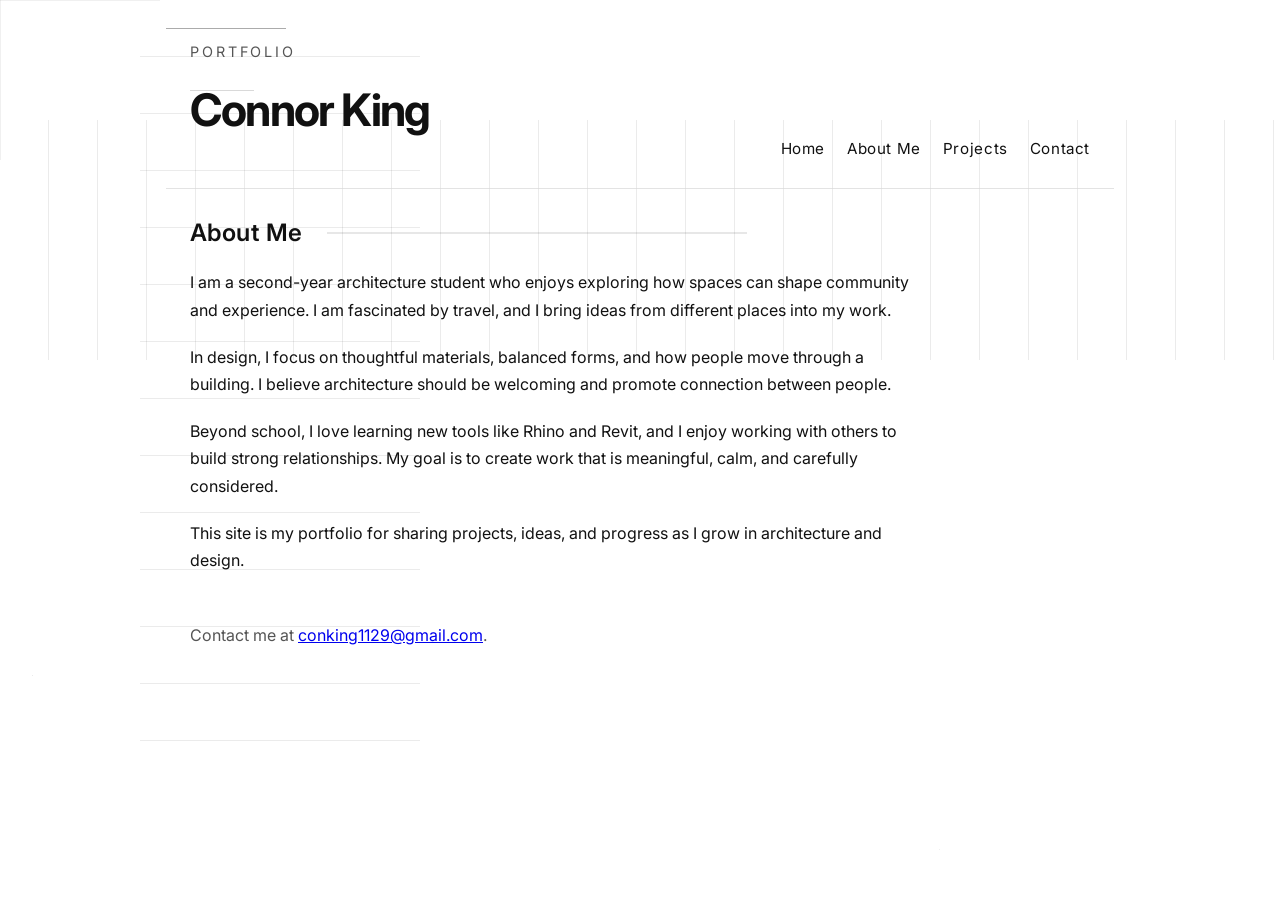
<file: about.html>
<!DOCTYPE html>
<html lang="en">
<head>
  <meta charset="UTF-8">
  <meta name="viewport" content="width=device-width, initial-scale=1.0">
  <title>About Connor King</title>
  <link rel="stylesheet" href="style.css">
</head>
<body>
  <header class="site-header" id="top">
    <div class="site-brand">
      <p class="eyebrow">Portfolio</p>
      <h1>Connor King</h1>
    </div>
    <nav class="site-nav">
      <a href="index.html">Home</a>
      <a href="about.html" class="button-link">About Me</a>
      <a href="index.html#projects">Projects</a>
      <a href="index.html#contact">Contact</a>
    </nav>
  </header>

  <main>
    <section class="section">
      <h2>About Me</h2>
      <p>I am a second-year architecture student who enjoys exploring how spaces can shape community and experience. I am fascinated by travel, and I bring ideas from different places into my work.</p>
      <p>In design, I focus on thoughtful materials, balanced forms, and how people move through a building. I believe architecture should be welcoming and promote connection between people.</p>
      <p>Beyond school, I love learning new tools like Rhino and Revit, and I enjoy working with others to build strong relationships. My goal is to create work that is meaningful, calm, and carefully considered.</p>
      <p>This site is my portfolio for sharing projects, ideas, and progress as I grow in architecture and design.</p>
    </section>
  </main>

  <footer class="site-footer">
    <p>Contact me at <a href="mailto:conking1129@gmail.com">conking1129@gmail.com</a>.</p>
  </footer>
</body>
</html>
</file>
<file: style.css>
@import url('https://fonts.googleapis.com/css2?family=Inter:wght@400;500;600;700&display=swap');

/* Simple page styles for a minimal portfolio */

body {
  margin: 0;
  font-family: 'Inter', 'Segoe UI', 'Helvetica Neue', Arial, sans-serif;
  font-weight: 400;
  background:
    repeating-linear-gradient(90deg, transparent 0, transparent 48px, rgba(0, 0, 0, 0.08) 48px, rgba(0, 0, 0, 0.08) 49px) 0 120px / 100% 240px no-repeat,
    repeating-linear-gradient(180deg, transparent 0, transparent 56px, rgba(0, 0, 0, 0.08) 56px, rgba(0, 0, 0, 0.08) 57px) 140px 0 / 280px 100% no-repeat,
    linear-gradient(45deg, rgba(0, 0, 0, 0.08) 1px, transparent 1px) 32px 36px / 640px 640px no-repeat,
    linear-gradient(-45deg, rgba(0, 0, 0, 0.06) 1px, transparent 1px) 180px 90px / 760px 760px no-repeat,
    linear-gradient(90deg, rgba(0, 0, 0, 0.06) 1px, transparent 1px) 0 0 / 100% 160px no-repeat,
    linear-gradient(rgba(0, 0, 0, 0.06) 1px, transparent 1px) 0 0 / 160px 100% no-repeat,
    #ffffff;
  color: #111111;
  line-height: 1.7;
  overflow-x: hidden;
  position: relative;
}


body > * {
  padding-left: 24px;
  padding-right: 24px;
}

.site-header {
  max-width: 900px;
  margin: 0 auto 48px;
  padding-top: 40px;
  display: flex;
  flex-wrap: wrap;
  justify-content: space-between;
  align-items: flex-end;
  gap: 18px;
  position: relative;
}

.site-header::before {
  content: "";
  position: absolute;
  top: 28px;
  left: 0;
  width: 120px;
  height: 1px;
  background: #9d9d9d;
  opacity: 0.85;
}

.site-header::after {
  content: "";
  position: absolute;
  left: 0;
  right: 0;
  bottom: -24px;
  height: 1px;
  background: #d7d7d7;
  opacity: 0.7;
}

.site-header::before,
.site-header::after,
.site-header::after {
  pointer-events: none;
}

.site-brand::after {
  content: "";
  position: absolute;
  top: 50px;
  left: 0;
  width: 46px;
  height: 1px;
  background: #b8b8b8;
  opacity: 0.7;
}

.site-brand {
  margin-bottom: 16px;
  position: relative;
}

.site-brand::after {
  content: "";
  position: absolute;
  bottom: -4px;
  left: 0;
  width: 64px;
  height: 1px;
  background: #b3b3b3;
  opacity: 0.5;
}

.site-nav {
  display: flex;
  flex-wrap: wrap;
  gap: 22px;
  position: relative;
}


.site-nav a {
  color: #111111;
  text-decoration: none;
  font-size: 0.95rem;
  letter-spacing: 0.04em;
  border-bottom: 1px solid transparent;
  padding-bottom: 2px;
}

.site-nav a:hover,
.button-link:hover {
  border-bottom-color: #111111;
}

.button-link {
  padding: 0;
  border: none;
  background: transparent;
}

.section#contact i {
  margin-right: 8px;
  font-style: normal;
}

.eyebrow {
  margin: 0 0 8px;
  font-size: 0.9rem;
  letter-spacing: 0.2em;
  text-transform: uppercase;
  color: #555555;
}

h1 {
  margin: 0;
  font-size: 2.8rem;
  font-weight: 700;
  letter-spacing: -0.04em;
}

.section h2 {
  margin: 0 0 16px;
  font-size: 1.5rem;
  font-weight: 600;
  letter-spacing: 0.02em;
  position: relative;
  display: inline-block;
}

.intro {
  max-width: 650px;
  margin-top: 18px;
  font-size: 1rem;
  color: #333333;
}

.section {
  max-width: 900px;
  margin: 0 auto 48px;
  position: relative;
}



.section h2::after {
  content: "";
  position: absolute;
  top: 50%;
  left: 100%;
  width: calc(100vw - 240px - 100%);
  max-width: 420px;
  min-width: 30px;
  height: 1px;
  background: #111111;
  opacity: 0.2;
  margin-left: 24px;
  transform: translateY(-50%);
}

.section p {
  margin: 0 0 20px;
  max-width: 720px;
}

.cards {
  display: flex;
  flex-wrap: wrap;
  gap: 18px;
  position: relative;
}

.card {
  flex: 1 1 250px;
  border: 1px solid #d6d6d6;
  padding: 20px;
  background: #ffffff;
  position: relative;
}

.project-image {
  height: 170px;
  margin-bottom: 18px;
  background: #eaeaea;
  border: 1px solid #d6d6d6;
  display: flex;
  align-items: center;
  justify-content: center;
  overflow: hidden;
}

.project-image img {
  width: 100%;
  height: 100%;
  object-fit: cover;
}

.card h3 {
  margin: 0 0 12px;
  font-size: 1.1rem;
}

.skill-list {
  list-style: none;
  padding: 0;
  margin: 0;
  display: flex;
  flex-wrap: wrap;
  gap: 10px;
}

.skill-list li {
  background: #f4f4f4;
  padding: 10px 14px;
  border: 1px solid #e1e1e1;
}

.site-footer {
  max-width: 900px;
  margin: 0 auto 40px;
  padding-bottom: 40px;
  color: #555555;
}

@media (max-width: 560px) {
  h1 {
    font-size: 2rem;
  }

  .cards,
  .gallery,
  .skill-list {
    flex-direction: column;
  }
}
</file>
